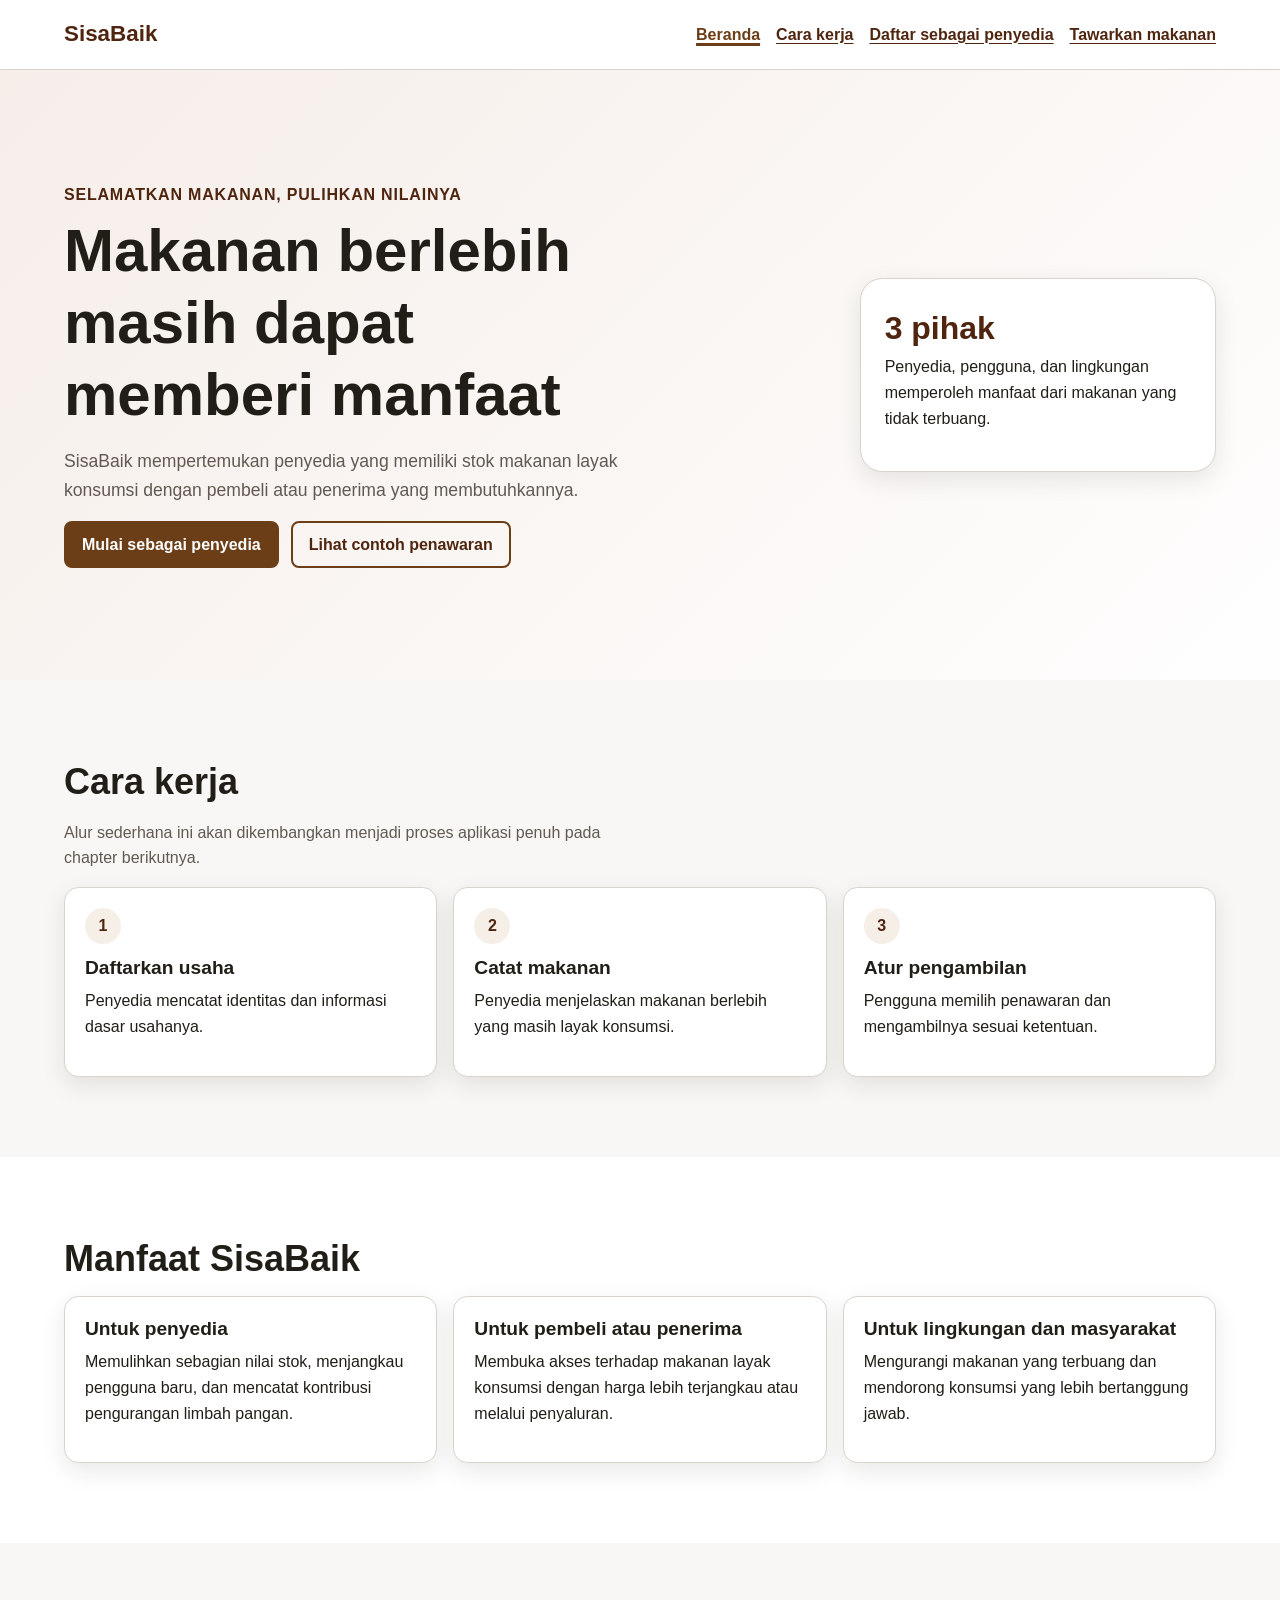
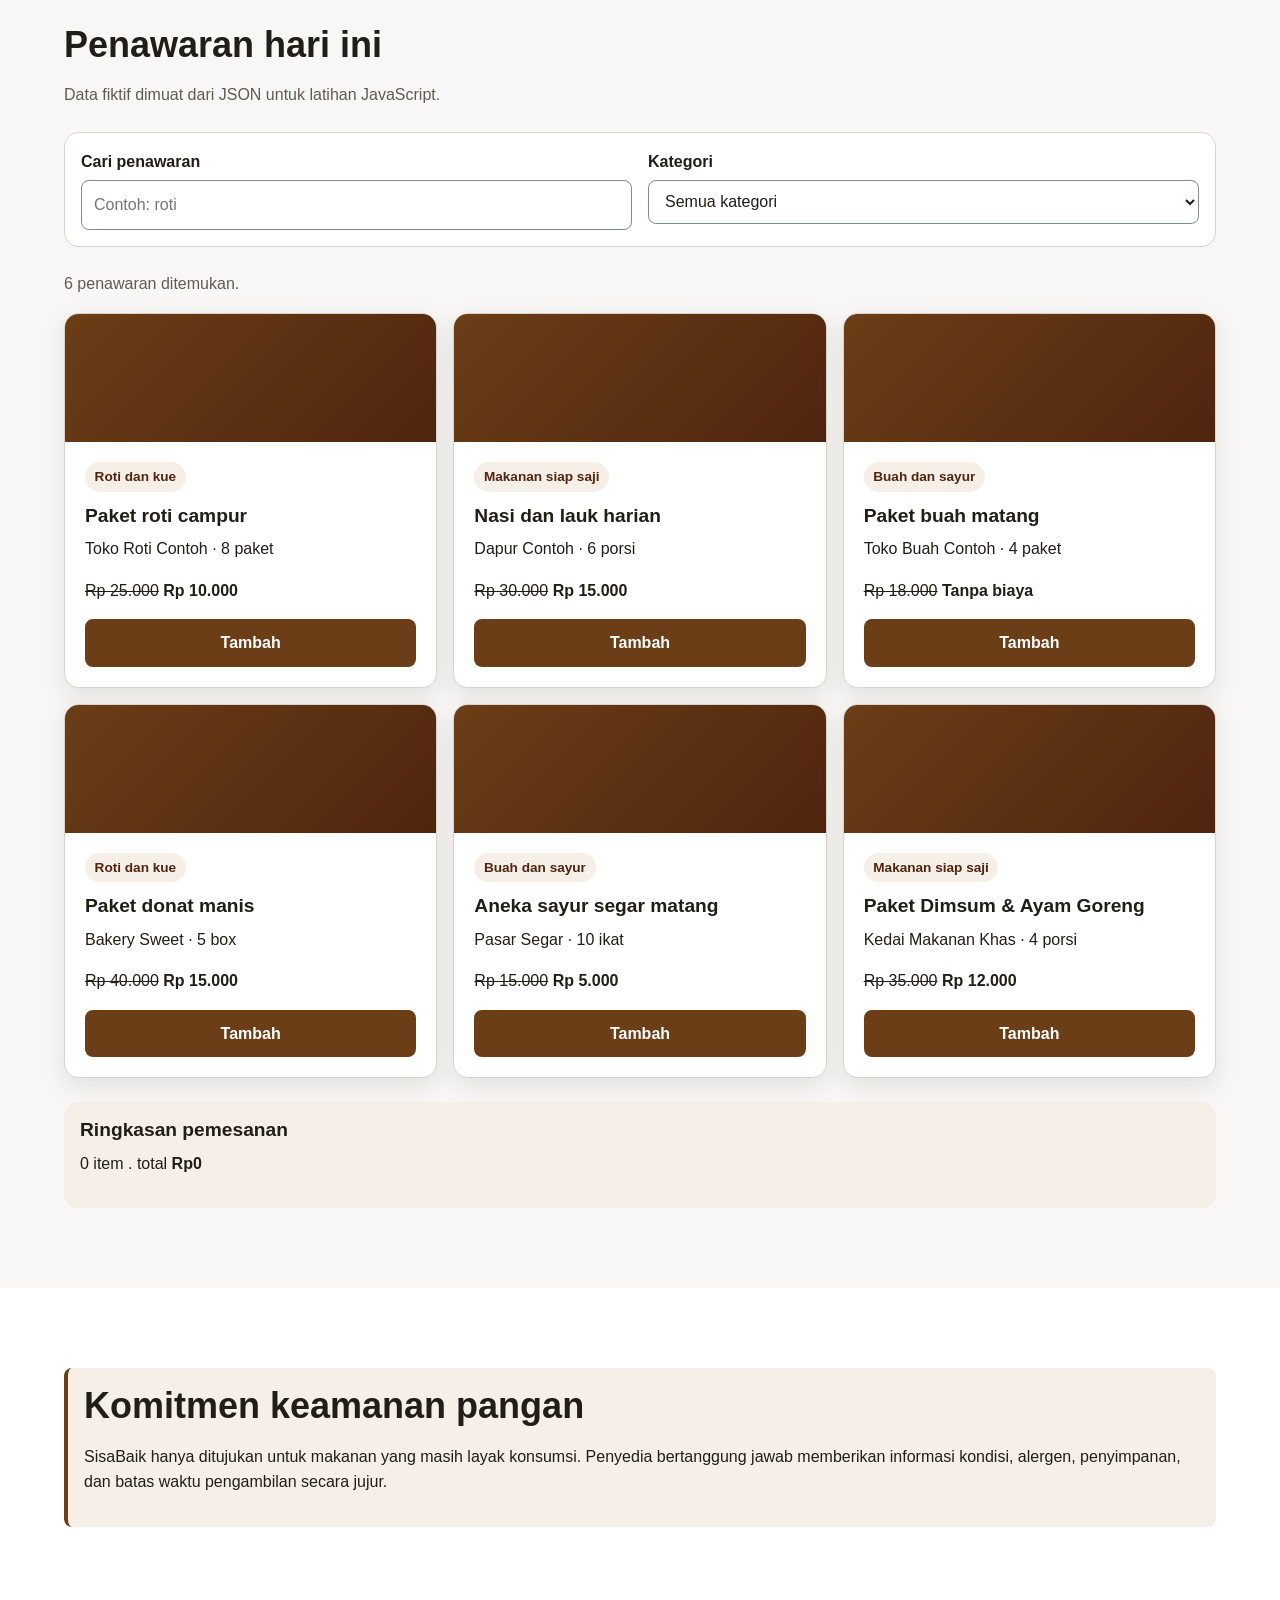
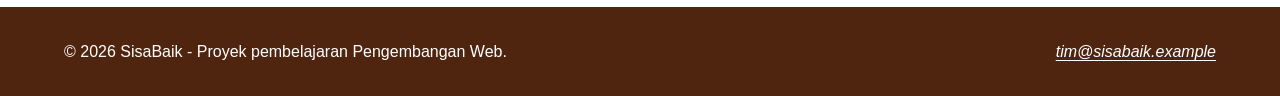
<file: index.html>
<!doctype html>
<html lang="id">
<head>
  <meta charset="utf-8">
  <meta name="viewport" content="width=device-width, initial-scale=1">
  <meta name="description" content="SisaBaik membantu penyedia menawarkan makanan berlebih agar tetap bernilai, terjangkau, dan tidak terbuang.">
  <title>Beranda | SisaBaik</title>
  <link rel="stylesheet" href="styles.css">
  <script src="app.js" defer></script>
</head>
<body>
  <a class="skip-link" href="#konten-utama">Lewati ke konten utama</a>

  <header class="site-header">
    <div class="container header-layout">
      <p class="brand">SisaBaik</p>
      <nav aria-label="Navigasi utama">
        <ul class="nav-list">
          <li><a href="index.html" aria-current="page">Beranda</a></li>
          <li><a href="#cara-kerja">Cara kerja</a></li>
          <li><a href="daftar-penyedia.html">Daftar sebagai penyedia</a></li>
          <li><a href="tawarkan-makanan.html">Tawarkan makanan</a></li>
        </ul>
      </nav>
    </div>
  </header>

  <main id="konten-utama" tabindex="-1">
    <section class="hero" aria-labelledby="judul-utama">
      <div class="container hero-layout">
        <div>
          <p class="eyebrow">Selamatkan makanan, pulihkan nilainya</p>
          <h1 id="judul-utama">Makanan berlebih masih dapat memberi manfaat</h1>
          <p class="lead">SisaBaik mempertemukan penyedia yang memiliki stok makanan layak konsumsi dengan pembeli atau penerima yang membutuhkannya.</p>
          <div class="button-group">
            <a class="button" href="daftar-penyedia.html">Mulai sebagai penyedia</a>
            <a class="button button-secondary" href="#penawaran-contoh">Lihat contoh penawaran</a>
          </div>
        </div>
        <aside class="hero-panel" aria-label="Ringkasan manfaat SisaBaik">
          <strong>3 pihak</strong>
          <p>Penyedia, pengguna, dan lingkungan memperoleh manfaat dari makanan yang tidak terbuang.</p>
        </aside>
      </div>
    </section>

    <section class="section" id="cara-kerja" aria-labelledby="judul-cara-kerja">
      <div class="container">
        <h2 id="judul-cara-kerja">Cara kerja</h2>
        <p class="section-intro">Alur sederhana ini akan dikembangkan menjadi proses aplikasi penuh pada chapter berikutnya.</p>
        <div class="steps-grid">
          <article class="card">
            <span class="step-number" aria-hidden="true">1</span>
            <h3>Daftarkan usaha</h3>
            <p>Penyedia mencatat identitas dan informasi dasar usahanya.</p>
          </article>
          <article class="card">
            <span class="step-number" aria-hidden="true">2</span>
            <h3>Catat makanan</h3>
            <p>Penyedia menjelaskan makanan berlebih yang masih layak konsumsi.</p>
          </article>
          <article class="card">
            <span class="step-number" aria-hidden="true">3</span>
            <h3>Atur pengambilan</h3>
            <p>Pengguna memilih penawaran dan mengambilnya sesuai ketentuan.</p>
          </article>
        </div>
      </div>
    </section>

    <section class="section section-alt" aria-labelledby="judul-manfaat">
      <div class="container">
        <h2 id="judul-manfaat">Manfaat SisaBaik</h2>
        <div class="benefit-grid">
          <article class="card">
            <h3>Untuk penyedia</h3>
            <p>Memulihkan sebagian nilai stok, menjangkau pengguna baru, dan mencatat kontribusi pengurangan limbah pangan.</p>
          </article>
          <article class="card">
            <h3>Untuk pembeli atau penerima</h3>
            <p>Membuka akses terhadap makanan layak konsumsi dengan harga lebih terjangkau atau melalui penyaluran.</p>
          </article>
          <article class="card">
            <h3>Untuk lingkungan dan masyarakat</h3>
            <p>Mengurangi makanan yang terbuang dan mendorong konsumsi yang lebih bertanggung jawab.</p>
          </article>
        </div>
      </div>
    </section>

    <!-- Penawaran Contoh Section -->
    <section class="section" id="penawaran-contoh" aria-labelledby="judul-penawaran">
      <div class="container">
        <h2 id="judul-penawaran">Penawaran hari ini</h2>
        <p class="section-intro">Data fiktif dimuat dari JSON untuk latihan JavaScript.</p>
        
        <form class="filter-panel" id="filter-form" role="search">
          <p>
            <label for="kata-kunci">Cari penawaran</label><br>
            <input id="kata-kunci" name="kata_kunci" type="search" placeholder="Contoh: roti">
          </p>
          <p>
            <label for="filter-kategori">Kategori</label><br>
            <select id="filter-kategori" name="kategori">
              <option value="semua">Semua kategori</option>
              <option value="makanan-siap-saji">Makanan siap saji</option>
              <option value="roti-kue">Roti dan kue</option>
              <option value="buah-sayur">Buah dan sayur</option>
            </select>
          </p>
        </form>

        <p id="status-katalog" class="status-message" role="status" aria-live="polite">Memuat penawaran ...</p>
        <div class="offer-grid" id="daftar-penawaran"></div>

        <aside class="cart-summary" aria-labelledby="judul-ringkasan">
          <h3 id="judul-ringkasan">Ringkasan pemesanan</h3>
          <p><span id="jumlah-item">0</span> item . total <strong id="total-pesanan">Rp0</strong></p>
        </aside>
      </div>
    </section>

    <section class="section section-alt" aria-labelledby="judul-keamanan">
      <div class="container">
        <div class="notice">
          <h2 id="judul-keamanan">Komitmen keamanan pangan</h2>
          <p>SisaBaik hanya ditujukan untuk makanan yang masih layak konsumsi. Penyedia bertanggung jawab memberikan informasi kondisi, alergen, penyimpanan, dan batas waktu pengambilan secara jujur.</p>
        </div>
      </div>
    </section>
  </main>

  <footer class="site-footer">
    <div class="container footer-layout">
      <p>&copy; 2026 SisaBaik - Proyek pembelajaran Pengembangan Web.</p>
      <address><a href="mailto:tim@sisabaik.example">tim@sisabaik.example</a></address>
    </div>
  </footer>
</body>
</html>
</file>
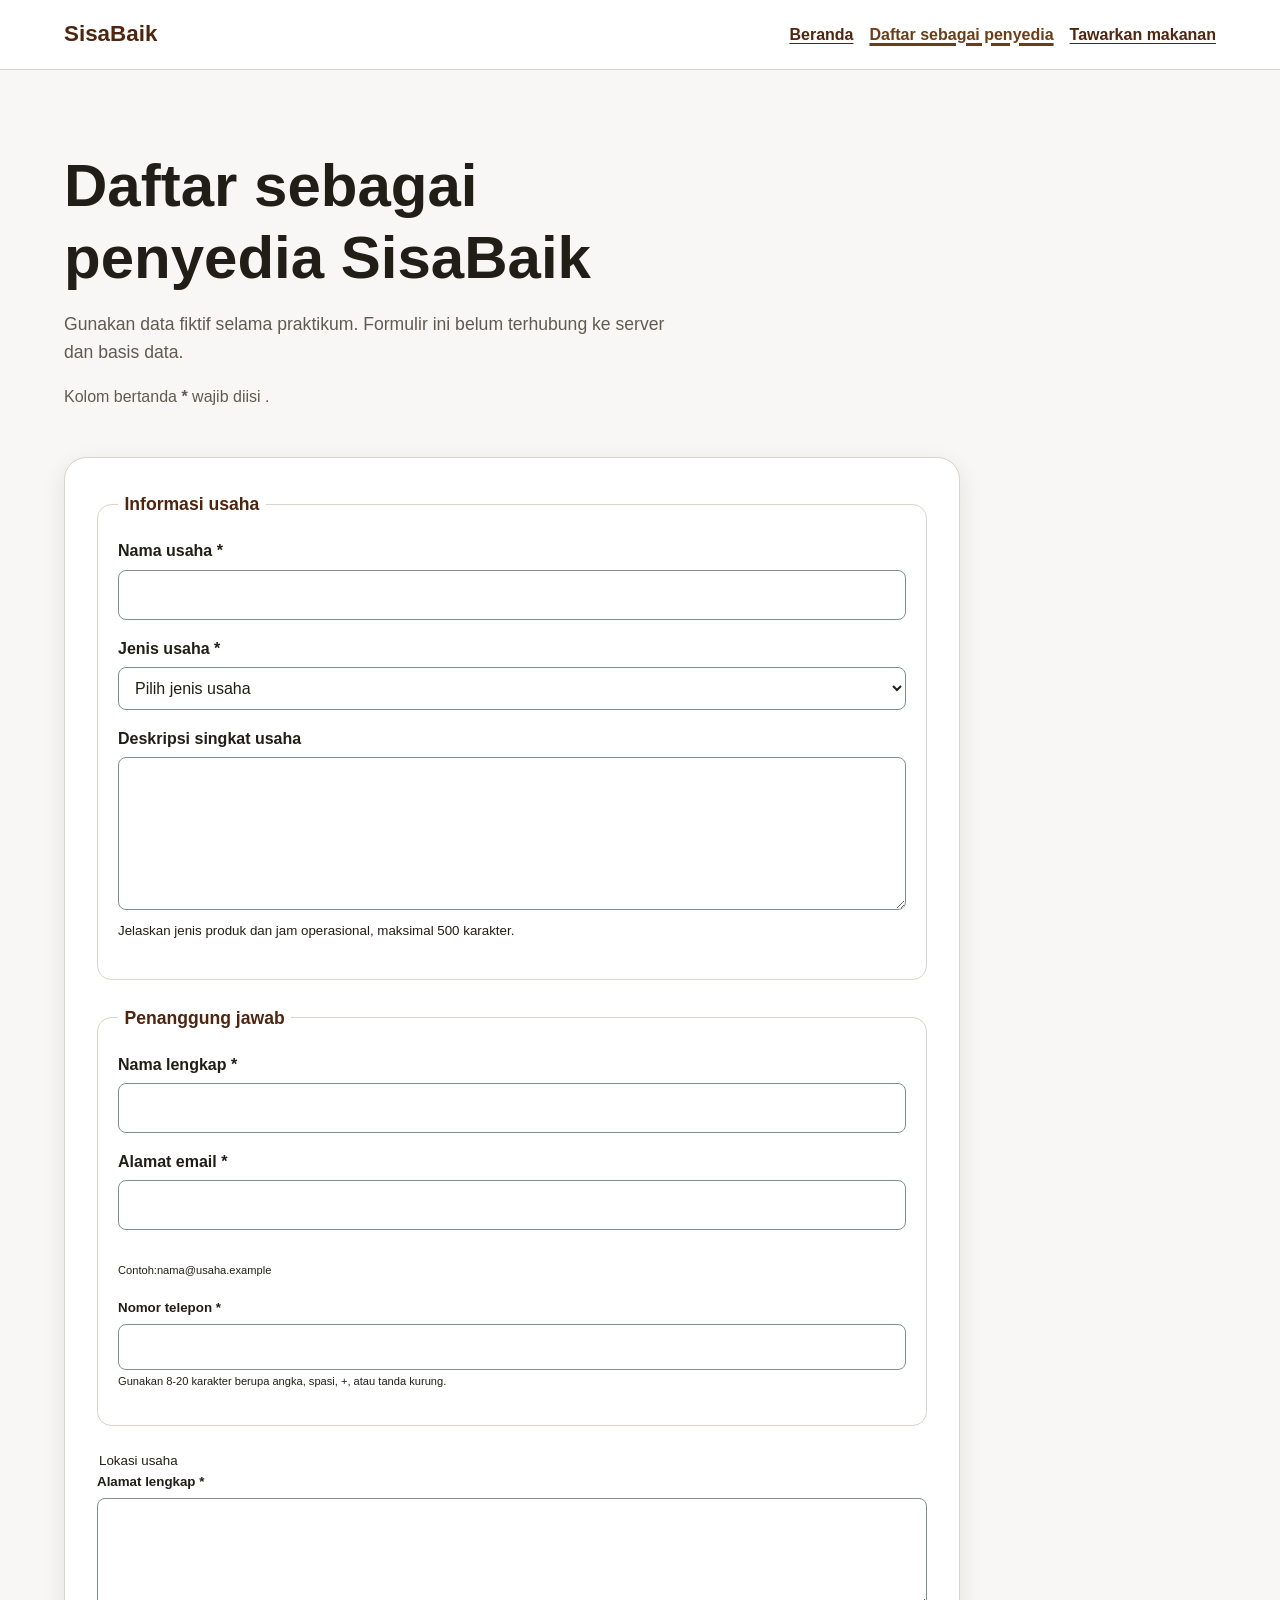
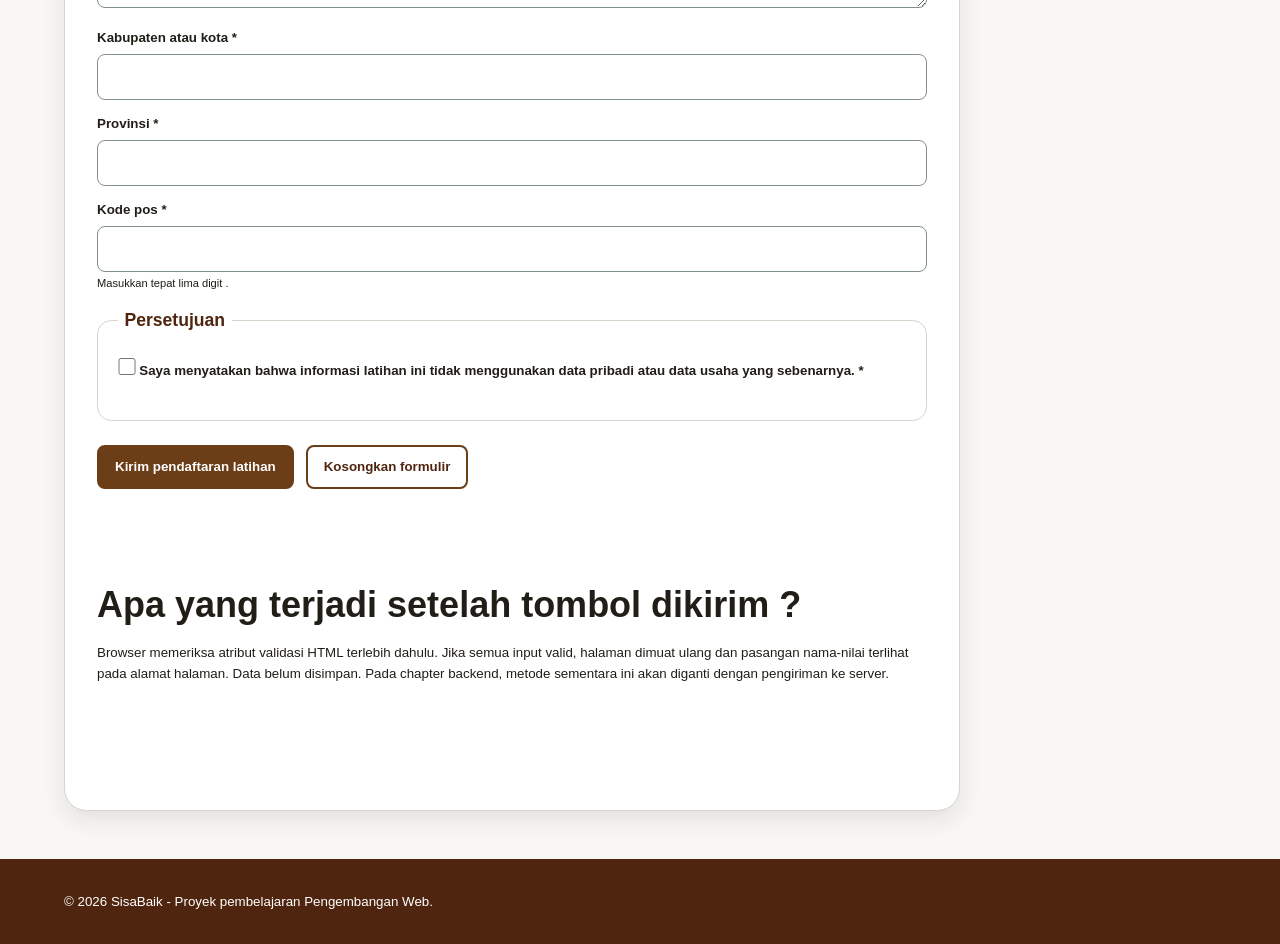
<file: daftar-penyedia.html>
<!doctype html>
<html lang="id">
  <head>
    <meta charset="utf-8">
    <meta name="viewport" content="width=device-width, initial-scale=1">
    <meta name="description" 
          content="Formulir prototipe untuk mendaftarkan usaha sebagai penyedia makanan di SisaBaik."
>
<title>Daftar Penyedia | SisaBaik</title>
<link rel="stylesheet" href="styles.css">
</head>
<body>
  <a class="skip-link" href="#konten-utama">Lewati ke konten utama</a>

<header class="site-header">
  <div class="container header-layout">
    <p class="brand">SisaBaik</p>
    <nav aria-label="Navigasi utama">
      <ul class="nav-list">
        <li><a href="index.html">Beranda</a></li>
        <li>
          <a href="daftar-penyedia.html" aria-current="page">
            Daftar sebagai penyedia
          </a>
        </li>
        <li><a href="tawarkan-makanan.html">Tawarkan makanan</a></li>
      </ul>
    </nav>
  </div>
</header>

<main class="container" id="konten-utama" tabindex="-1">
  <div class="page-heading">
    <h1>Daftar sebagai penyedia SisaBaik</h1>
    <p class="lead">
      Gunakan data fiktif selama praktikum. Formulir ini belum terhubung ke server dan basis data.
    </p>
    <p class="required-note" id="petunjuk-wajib">Kolom bertanda <strong> *</strong> wajib diisi .</p>
    </div>
    
  <form
  class="form-card"
  action="daftar-penyedia.html"
  method="get"
  aria-describedby="petunjuk-wajib"
>
  <fieldset class="form-section">
  <legend>Informasi usaha</legend>

  <p>
    <label for="nama-usaha">Nama usaha *</label><br>
      <input
      type="text"
      id="nama-usaha"
      name="nama_usaha"
      autocomplete="organization"
      minlength="3"
      maxlength="100"
      required
      >
    </p>
    
    <p>
      <label for="jenis-usaha">Jenis usaha *</label><br>
      <select id="jenis-usaha" name="jenis_usaha" required>
        <option value="">Pilih jenis usaha</option>
        <option value="restoran">Restoran</option>
        <option value="toko-roti">Toko roti</option>
        <option value="katering">Katering</option>
        <option value="ritel">Toko ritel</option>
        <option value="hotel">Hotel atau penginapan</option>
        <option value="lainnya">Lainnya</option>
      </select>
    </p>
    
    <p>
      <label for="deskripsi-usaha">Deskripsi singkat usaha</label><br>
      <textarea
        id="deskripsi-usaha"
        name="deskripsi_usaha"
        rows="5"
        maxlength="500"
        aria-describedby="bantuan-deskripsi"
      ></textarea><br>
      <small id="bantuan-deskripsi">
        Jelaskan jenis produk dan jam operasional, maksimal 500 karakter.
      </small>
      <p>
      </fieldset>
      
      <fieldset class="form-section">
        <legend>Penanggung jawab</legend>
        
        <p>
          <label for="nama-penanggung-jawab">Nama lengkap *</label><br>
          <input
          type="text"
          id="nama-penanggung-jawab"
          name="nama_penanggung_jawab"
          autocomplete="name"
          minlength="3"
          maxlength="100"
          required
          >
        </p>

        <p>
          <label for="email">Alamat email *</label><br>
          <input
            type="email"
            id="email"
            name="email"
            autocomplete="email"
            maxlength="254"
            aria-describedby="bantuan-email"
            required
            ><br>
          <small id="bantuan-email"
          required
          ><br>
        <small id="bantuan-email">Contoh:nama@usaha.example</small>
        </p>

        <p>
          <label for="telepon">Nomor telepon *</label><br>
          <input
            type="tel"
            id="telepon"
            name="telepon"
            autocomplete="tel"
            inputmode="tel"
            pattern="[0-9+() ]{8,20}"
            aria-describedby="bantuan-telepon"
            required
          ><br>
          <small id="bantuan-telepon">
            Gunakan 8-20 karakter berupa angka, spasi, +, atau tanda kurung.
          </small>
        </p>
        </fieldset>

      </fildset class="form-section">
      <legend>Lokasi usaha</legend>

      <p>
        <label for="alamat">Alamat lengkap *</label><br>
        <textarea
        id="alamat"
        name="alamat"
        rows="4"
        autocomplete="street-address"
        minlength="10"
        maxlength="250"
        required
        ></textarea>
      </p>

      <p>
        <label for="kota">Kabupaten atau kota *</label><br>
        <input
        type="text"
        id="kota"
        name="kota"
        autocomplete="address-level2"
        maxlength="100"
        required
        >
      </p>
      
      <p>
        <label for="provinsi">Provinsi *</label><br>
        <input
        type="text"
        id="provinsi"
        name="provinsi"
        autocomplete="address-level1"
        maxlength="100"
        required
        >
      </p>
      
      <p>
        <label for="kode-pos">Kode pos * </label><br>
        <input
        type="text"
        id="kode-pos"
        name="kode_pos"
        autocomplete="postal-code"
        inputmode="numeric"
        pattern="[0-9]{5}"
        aria-describedby="bantuan-kode-pos"
        required
        ><br>
        <small id="bantuan-kode-pos">Masukkan tepat lima digit .</small>
      </p>
    </fieldset>
    
    <fieldset class="form-section">
      <legend>Persetujuan</legend>
      <p>
        <input
        type="checkbox"
        id="persetujuan"
        name="persetujuan"
        value="setuju"
        required
        >
        <label for="persetujuan">
          Saya menyatakan bahwa informasi latihan ini tidak menggunakan 
          data pribadi atau data usaha yang sebenarnya. *
        </label>
      </p>
    </fieldset>
    
    <p class="form-actions">
      <button class="button" type="submit">Kirim pendaftaran latihan</button>
      <button class="button button-secondary" type="reset">Kosongkan formulir</button>
    </p>
  </form>

  <section class="section" aria-labelledby="catatan-prototipe">
    <h2 id="catatan-prototipe">Apa yang terjadi setelah tombol dikirim ?</h2>
    <p>
      Browser memeriksa atribut validasi HTML terlebih dahulu. Jika semua
      input valid, halaman dimuat ulang dan pasangan nama-nilai terlihat
      pada alamat halaman. Data belum disimpan. Pada chapter backend,
      metode sementara ini akan diganti dengan pengiriman ke server.
    </p>
  </section>
</main>

<footer class="site-footer">
  <div class="container footer-layout">
      <p>&copy; 2026 SisaBaik - Proyek pembelajaran Pengembangan Web.</p>
    </div>
  </footer>
</body>
</html>
</file>
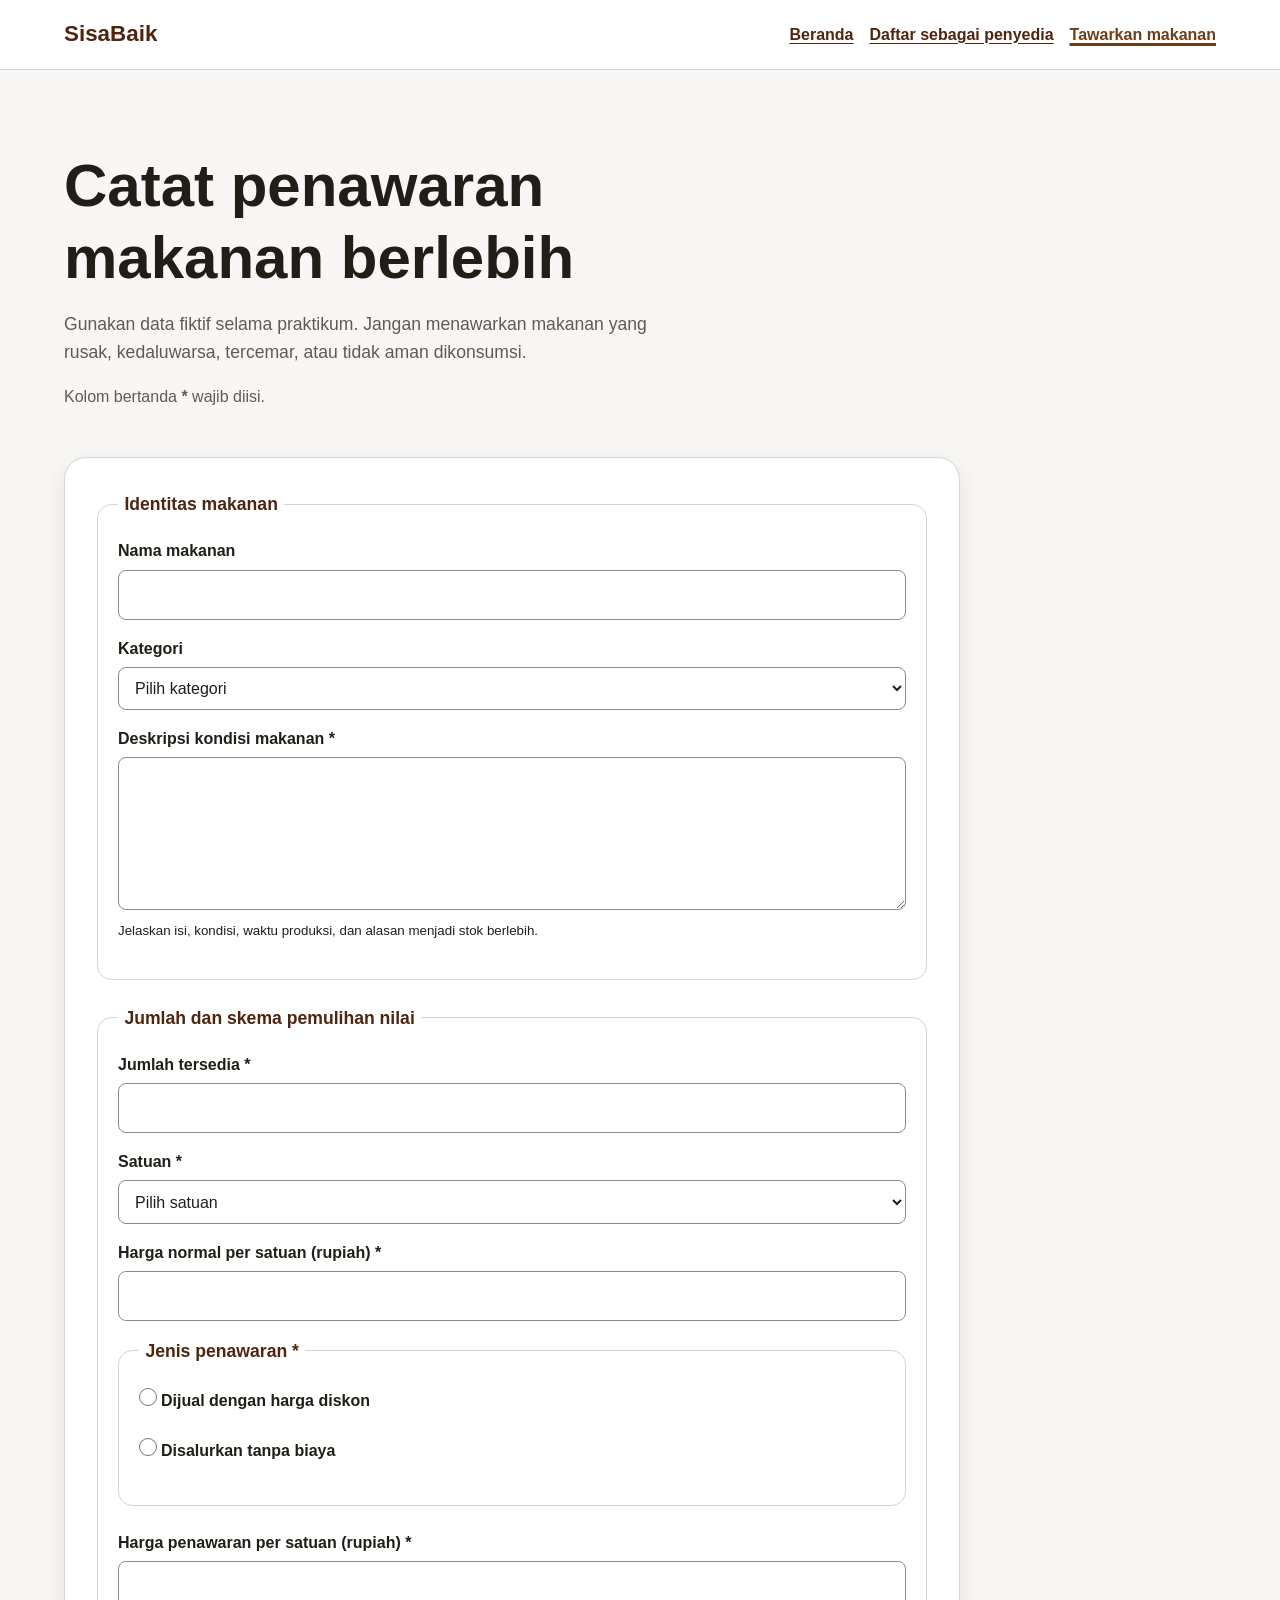
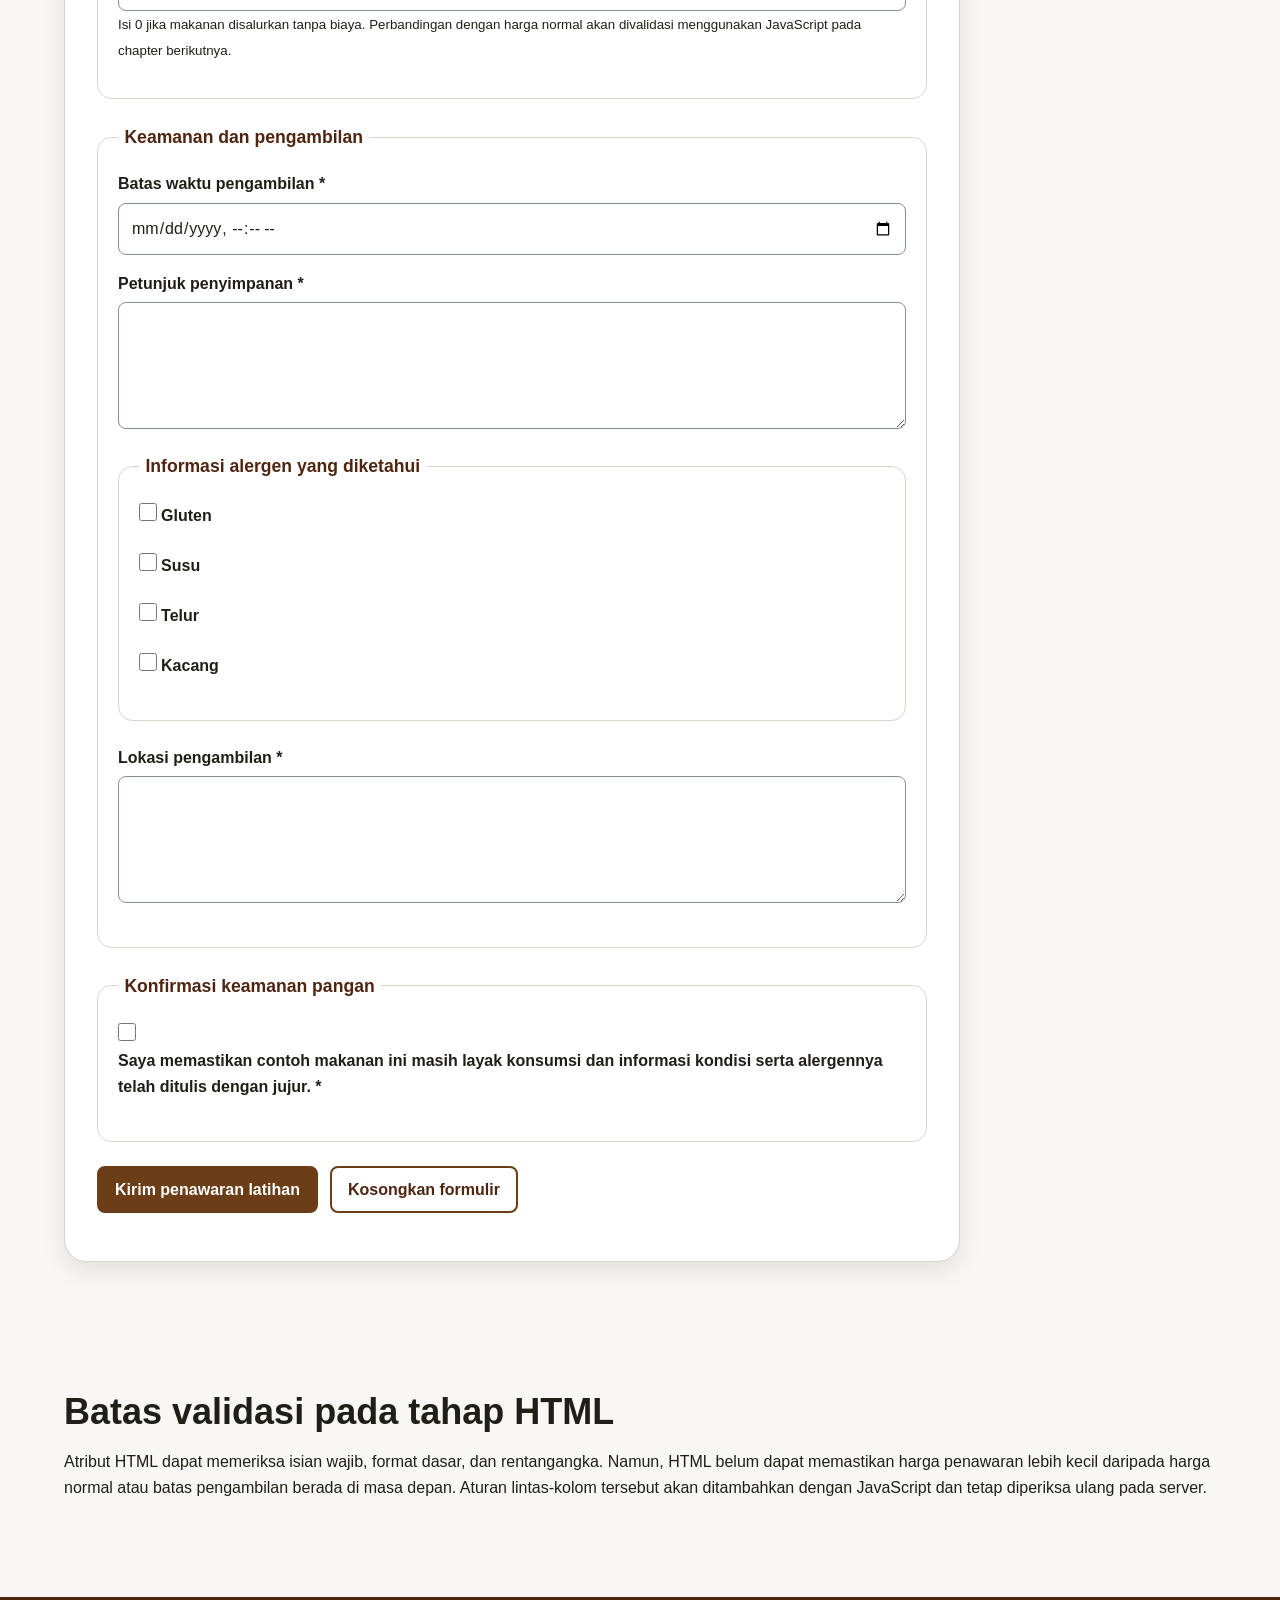
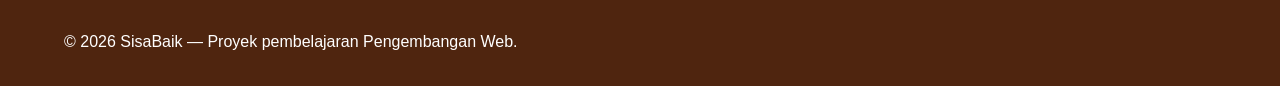
<file: tawarkan-makanan.html>
<!doctype html>
<html lang="id">
   <head>
      <meta charset="utf-8">
      <meta name="viewport" content="width=device-width, initial-scale=1">
      <meta name="description" content="Formulir prototipe untuk mencatat makanan berlebih yang akan ditawarkan melalui SisaBaik."
      ><title>Tawarkan Makanan | SisaBaik</title>
      <link rel="stylesheet" href="styles.css">

   </head>
   <body>
      <a class="skip-link" href="#konten-utama">Lewati ke konten utama</a>
      <header class="site-header">
         <div class="container header-layout">
            <p class="brand">SisaBaik</p>
            <nav aria-label="Navigasi utama">
               <ul class="nav-list">
                  <li><a href="index.html">Beranda</a></li>
                  <li><a href="daftar-penyedia.html">Daftar sebagai penyedia</a></li>
                  <li>
                     <a href="tawarkan-makanan.html" aria-current="page">
                        Tawarkan makanan
                     </a>
                  </li>
               </ul>
            </nav>
         </div>
      </header>
      <main class="container" id="konten-utama" tabindex="-1">
         <div class="page-heading">
            <h1>Catat penawaran makanan berlebih</h1>
            <p class="lead"> Gunakan data fiktif selama praktikum. Jangan menawarkan makanan yang rusak, kedaluwarsa, tercemar, atau tidak aman dikonsumsi.
            </p>
            <p class="required-note" id="petunjuk-wajib">Kolom bertanda <strong>*</strong> wajib diisi.</p>
         </div>
         <form
         id="form-penawaran"
         class="form-card"
         action="tawarkan-makanan.html"
         method="get"
         aria-describedby="petunjuk-wajib"
         ><fieldset class="form-section">
            <legend>Identitas makanan</legend>
            <p>
               <label for="nama-makanan">Nama makanan </label><br>
               <input
               type="text"
               id="nama-makanan"
               name="nama_makanan"
               minlength="3"
               maxlength="120"
               required
               >
            </p>
            
            <p>
               <label for="kategori">Kategori </label><br>
               <select id="kategori" name="kategori" required>
                  <option value="">Pilih kategori</option>
                  <option value="makanan-siap-saji">Makanan siap saji</option>
                  <option value="roti-kue">Roti atau kue</option>
                  <option value="buah-sayur">Buah atau sayur</option>
                  <option value="minuman">Minuman</option>
                  <option value="bahan-pangan">Bahan pangan</option>
                  <option value="lainnya">Lainnya</option>
               </select>
            </p>
            
            <p>
               <label for="deskripsi-makanan">Deskripsi kondisi makanan *</label><br>
               <textarea
               id="deskripsi-makanan"
               name="deskripsi_makanan"
               rows="5"
               minlength="20"
               maxlength="600"
               aria-describedby="bantuan-deskripsi-makanan"
               required
               ></textarea><br>
               <small id="bantuan-deskripsi-makanan">
                  Jelaskan isi, kondisi, waktu produksi, dan alasan menjadi stok berlebih.
               </small>
            </p>
         </fieldset>
         <fieldset class="form-section">
            <legend>Jumlah dan skema pemulihan nilai</legend>
            <p>
               <label for="jumlah">Jumlah tersedia *</label><br>
               <input
               type="number"
               id="jumlah"
               name="jumlah"
               min="1"
               max="1000"
               step="1"
               required
               >
            </p>
            <p>
               <label for="satuan">Satuan *</label><br>
               <select id="satuan" name="satuan" required>
                  <option value="">Pilih satuan</option>
                  <option value="porsi">Porsi</option>
                  <option value="paket">Paket</option>
                  <option value="buah">Buah</option>
                  <option value="kilogram">Kilogram</option>
                  <option value="liter">Liter</option>
               </select>
            </p>
            <p>
               <label for="harga-normal">Harga normal per satuan (rupiah) *</label><br>
               <input
               type="number"
               id="harga-normal"
               name="harga_normal"
               min="0"
               max="10000000"
               step="500"
               required
               >
            </p>
            <fieldset class="form-section">
               <legend>Jenis penawaran *</legend>
               <p>
                  <input
                  type="radio"
                  id="jenis-diskon"
                  name="jenis_penawaran"
                  value="diskon"
                  required
                  >

                  <label for="jenis-diskon">Dijual dengan harga diskon</label>
               </p>
               <p>
                  <input
                  type="radio"
                  id="jenis-donasi"
                  name="jenis_penawaran"
                  value="donasi"
                  required
                  >
                  <label for="jenis-donasi">Disalurkan tanpa biaya</label>
               </p>
            </fieldset>
            <p>
               <label for="harga-pemulihan">Harga penawaran per satuan (rupiah) *</label><br>
               <input
               type="number"
               id="harga-pemulihan"
               name="harga_penawaran"
               min="0"
               max="10000000"
               step="500"
               aria-describedby="bantuan-harga"
               required
               ><br>
               <small id="bantuan-harga">
                  Isi 0 jika makanan disalurkan tanpa biaya. Perbandingan dengan harga normal akan divalidasi menggunakan JavaScript pada chapter berikutnya.
               </small>
            </p>
         </fieldset>
         <fieldset class="form-section">
            <legend>Keamanan dan pengambilan</legend>
            <p>
               <label for="batas-pengambilan">Batas waktu pengambilan *</label><br>
               <input
               type="datetime-local"
               id="batas-pengambilan"
               name="batas_pengambilan"
               required
               >
            </p>
            <p>
               <label for="petunjuk-penyimpanan">Petunjuk penyimpanan *</label><br>
               <textarea
               id="petunjuk-penyimpanan"
               name="petunjuk_penyimpanan"
               rows="4"
               minlength="10"
               maxlength="300"
               required
               ></textarea>
            </p>
            
            <fieldset class="form-section">
               <legend>Informasi alergen yang diketahui</legend>
               <p>
                  <input type="checkbox" id="alergen-gluten" name="alergen" value="gluten">
                  <label for="alergen-gluten">Gluten</label>
               </p>
               <p>
                  <input type="checkbox" id="alergen-susu" name="alergen" value="susu">
                  <label for="alergen-susu">Susu</label>
               </p>
               <p>
                  <input type="checkbox" id="alergen-telur" name="alergen" value="telur">
                  <label for="alergen-telur">Telur</label>
               </p>
               <p>
                  <input type="checkbox" id="alergen-kacang" name="alergen" value="kacang">
                  <label for="alergen-kacang">Kacang</label>
               </p>
            </fieldset>
            <p>
               <label for="lokasi-pengambilan">Lokasi pengambilan *</label><br>
               <textarea
               id="lokasi-pengambilan"
               name="lokasi_pengambilan"
               rows="4"
               autocomplete="street-address"
               minlength="10"
               maxlength="250"
               required
               ></textarea>
            </p>
         </fieldset>
         <fieldset class="form-section">
            <legend>Konfirmasi keamanan pangan</legend>
            <p>
               <input
               type="checkbox"
               id="konfirmasi-keamanan"
               name="konfirmasi_keamanan"
               value="terkonfirmasi"
               required
               >
               <label for="konfirmasi-keamanan">
                  Saya memastikan contoh makanan ini masih layak konsumsi dan
                  informasi kondisi serta alergennya telah ditulis dengan jujur. *
               </label>
            </p>
         </fieldset>
         
         <p class="form-actions">
            <button class="button" type="submit">Kirim penawaran latihan</button>
            <button class="button button-secondary" type="reset">Kosongkan formulir</button>
         </p>
      </form>
      <section class="section" aria-labelledby="batas-validasi-html">
         <h2 id="batas-validasi-html">Batas validasi pada tahap HTML</h2>
         <p>
            Atribut HTML dapat memeriksa isian wajib, format dasar, dan rentangangka. 
            Namun, HTML belum dapat memastikan harga penawaran lebih kecil daripada 
            harga normal atau batas pengambilan berada di masa depan.
            Aturan lintas-kolom tersebut akan ditambahkan dengan JavaScript dan
            tetap diperiksa ulang pada server.
         </p>
      </section>
   </main>
   <footer class="site-footer">
      <div class="container footer-layout">
         <p>&copy; 2026 SisaBaik — Proyek pembelajaran Pengembangan Web.</p>
      </div>
   </footer>
</body>
</html>
</file>
<file: styles.css>
:root {
  --color-primary: #6b3e17;
  --color-primary-dark: #4f250f;
  --color-primary-soft: #f5efe8;
  --color-accent: #f2a74b;
  --color-text: #211e17;
  --color-muted: #615a52;
  --color-surface: #ffffff;
  --color-background: #f8f7f5;
  --color-border: #d8d4cb;
  --color-danger: #a5652a;
  --shadow-card: 0 0.5rem 1.5rem rgba(33, 30, 23, 0.1);
  --radius-small: 0.5rem;
  --radius-medium: 0.9rem;
  --radius-large: 1.4rem;
  --content-width: 72rem;
}

*,
*::before,
*::after {
  box-sizing: border-box;
}

html {
  scroll-behavior: smooth;
}

body {
  margin: 0;
  background: var(--color-background);
  color: var(--color-text);
  font-family: Arial, Helvetica, sans-serif;
  font-size: 1rem;
  line-height: 1.6;
}

h1,
h2,
h3,
p {
  margin-block-start: 0;
}

h1,
h2,
h3 {
  line-height: 1.2;
}

h1 {
  max-width: 18ch;
  margin-block-end: 1rem;
  font-size: clamp(2rem, 7vw, 3.75rem);
}

h2 {
  margin-block-end: 1rem;
  font-size: clamp(1.5rem, 4vw, 2.25rem);
}

h3 {
  margin-block-end: 0.6rem;
  font-size: 1.2rem;
}

a {
  color: var(--color-primary-dark);
  text-underline-offset: 0.2em;
}

a:hover {
  text-decoration-thickness: 0.18em;
}

:focus-visible {
  outline: 0.2rem solid var(--color-accent);
  outline-offset: 0.2rem;
}

.skip-link {
  position: absolute;
  inset-block-start: 0.5rem;
  inset-inline-start: 0.5rem;
  z-index: 100;
  padding: 0.7rem 1rem;
  border-radius: var(--radius-small);
  background: var(--color-text);
  color: var(--color-surface);
  transform: translateY(-180%);
}

.skip-link:focus {
  transform: translateY(0);
}

.container {
  width: min(100% - 2rem, var(--content-width));
  margin-inline: auto;
}

.site-header {
  background: var(--color-surface);
  border-block-end: 0.0625rem solid var(--color-border);
}

.header-layout {
  display: flex;
  flex-direction: column;
  gap: 0.75rem;
  padding-block: 1rem;
}

.brand {
  margin: 0;
  color: var(--color-primary-dark);
  font-size: 1.4rem;
  font-weight: 700;
}

.nav-list {
  display: flex;
  flex-wrap: wrap;
  gap: 0.5rem 1rem;
  margin: 0;
  padding: 0;
  list-style: none;
} 

.nav-list a {
  display: inline-block;
  padding-block: 0.35rem;
  font-weight: 700;
}

.nav-list a[aria-current="page"] {
  color: var(--color-primary);
  text-decoration-thickness: 0.2em;
}

.hero {
  padding-block: clamp(3rem, 10vw, 7rem);
  background: linear-gradient(135deg, rgba(245, 237, 232, 0.95), rgba(255, 255, 255, 0.92));
}

.hero-layout {
  display: grid;
  gap: 2rem;
  align-items: center;
}

.eyebrow {
  margin-block-end: 0.5rem;
  color: var(--color-primary-dark);
  font-weight: 700;
  letter-spacing: 0.05em;
  text-transform: uppercase;
}

.lead {
  max-width: 62ch;
  color: var(--color-muted);
  font-size: 1.1rem;
}

.hero-panel {
  padding: 1.5rem;
  border: 0.0625rem solid var(--color-border);
  border-radius: var(--radius-large);
  background: var(--color-surface);
  box-shadow: var(--shadow-card);
}

.hero-panel strong {
  display: block;
  color: var(--color-primary-dark);
  font-size: 2rem;
}

.button-group,
.form-actions {
  display: flex;
  flex-wrap: wrap;
  gap: 0.75rem;
  align-items: center;
}

.button {
  display: inline-block;
  padding: 0.75rem 1rem;
  border: 0.125rem solid var(--color-primary);
  border-radius: var(--radius-small);
  background: var(--color-primary);
  color: var(--color-surface);
  font: inherit;
  font-weight: 700;
  line-height: 1.2;
  text-decoration: none;
  cursor: pointer;
}

.button:hover {
  background: var(--color-primary-dark);
  border-color: var(--color-primary-dark);
}

.button-secondary {
  background: transparent;
  color: var(--color-primary-dark);
}

.section {
  padding-block: clamp(2.5rem, 7vw, 5rem);
}

.section-alt {
  background: var(--color-surface);
}

.section-intro {
  max-width: 65ch;
  color: var(--color-muted);
}

.steps-grid,
.benefit-grid,
.offer-grid {
  display: grid;
  grid-template-columns: 1fr;
  gap: 1rem;
}

.card {
  padding: 1.25rem;
  border: 0.0625rem solid var(--color-border);
  border-radius: var(--radius-medium);
  background: var(--color-surface);
  box-shadow: var(--shadow-card);
}

.step-number {
  display: inline-grid;
  width: 2.25rem;
  height: 2.25rem;
  margin-block-end: 0.75rem;
  place-items: center;
  border-radius: 50%;
  background: var(--color-primary-soft);
  color: var(--color-primary-dark);
  font-weight: 700;
}

.offer-card {
  display: flex;
  flex-direction: column;
  overflow: hidden;
  border: 0.0625rem solid var(--color-border);
  border-radius: var(--radius-medium);
  background: var(--color-surface);
  box-shadow: var(--shadow-card);
}

/* Diperbaiki: menghapus spasi pada class */
.offer-card__visual {
  min-height: 8rem;
  background: linear-gradient(135deg, var(--color-primary), var(--color-primary-dark));
}

.offer-card__content {
  display: flex;
  flex: 1;
  flex-direction: column;
  padding: 1.25rem;
}

.offer-card__meta {
  color: var(--color-muted);
}

.offer-card__price {
  margin-block-start: auto;
  font-size: 1.15rem;
}

.badge {
  display: inline-block;
  width: fit-content;
  margin-block-end: 0.75rem;
  padding: 0.25rem 0.6rem;
  border-radius: 999px;
  background: var(--color-primary-soft);
  color: var(--color-primary-dark);
  font-size: 0.85rem;
  font-weight: 700;
}

.notice {
  padding: 1rem;
  border-inline-start: 0.3rem solid var(--color-primary);
  border-radius: var(--radius-small);
  background: var(--color-primary-soft);
}

.page-heading {
  padding-block: clamp(2.5rem, 7vw, 5rem) 2rem;
}

.form-card {
  max-width: 56rem;
  margin-block-end: 3rem;
  padding: clamp(1rem, 4vw, 2rem);
  border: 0.0625rem solid var(--color-border);
  border-radius: var(--radius-large);
  background: var(--color-surface);
  box-shadow: var(--shadow-card);
}

.form-section {
  margin: 0 0 1.5rem;
  padding: 1.25rem;
  border: 0.0625rem solid var(--color-border);
  border-radius: var(--radius-medium);
}

.form-section legend {
  padding-inline: 0.4rem;
  color: var(--color-primary-dark);
  font-size: 1.1rem;
  font-weight: 700;
}

label {
  display: inline-block;
  margin-block-end: 0.35rem;
  font-weight: 700;
}

/* Diperbaiki: menghapus spasi dalam var() */
input,
select,
textarea {
  width: 100%;
  padding: 0.7rem 0.75rem;
  border: 0.0625rem solid #809087;
  border-radius: var(--radius-small);
  background: var(--color-surface);
  color: var(--color-text);
  font: inherit;
}

textarea {
  resize: vertical;
}

input:focus,
select:focus,
textarea:focus {
  border-color: var(--color-primary-dark);
}

input[type="checkbox"],
input[type="radio"] {
  width: 1.1rem;
  height: 1.1rem;
  margin: 0.2rem 0 0;
  accent-color: var(--color-primary);
}

.required-note {
  color: var(--color-muted);
}

.site-footer {
  padding-block: 2rem;
  background: var(--color-primary-dark);
  color: var(--color-surface);
}

.site-footer a {
  color: var(--color-surface);
}

.footer-layout {
  display: flex;
  flex-direction: column;
  gap: 0.5rem;
}

.footer-layout p,
.footer-layout address {
  margin: 0;
}

@media (min-width: 48rem) {
  .header-layout {
    flex-direction: row;
    justify-content: space-between;
    align-items: center;
  }

  .hero-layout {
    grid-template-columns: minmax(0, 1.5fr) minmax(15rem, 0.7fr);
  }

  .steps-grid,
  .benefit-grid {
    grid-template-columns: repeat(3, minmax(0, 1fr));
  }

  .offer-grid {
    grid-template-columns: repeat(2, minmax(0, 1fr));
  }

  .footer-layout {
    flex-direction: row;
    justify-content: space-between;
    align-items: center;
  }
}

@media (min-width: 68rem) {
  .offer-grid {
    grid-template-columns: repeat(3, minmax(0, 1fr));
  }
}

@media (prefers-reduced-motion: reduce) {
  html {
    scroll-behavior: auto;
  }
}

.filter-panel { display:grid; gap:1rem; margin-block:1.5rem; padding:1rem; border:0.0625rem solid var(--color-border); border-radius:var(--radius-medium); background:var(--color-surface);}
  .filter-panel p { margin:0; }
  .status-message { min-height: 1.6em; color:var(--color-muted); }
  .cart-summary { margin-block-start: 1.5rem; padding: 1rem; border-radius: var(--radius-medium); background:var(--color-primary-soft); }
  .error-message { color:var(--color-danger); font-weight:700; }
  @media (min-width:48rem) { .filter-panel { grid-template-columns:repeat(2,minmax(0,1fr)); } }
</file>
